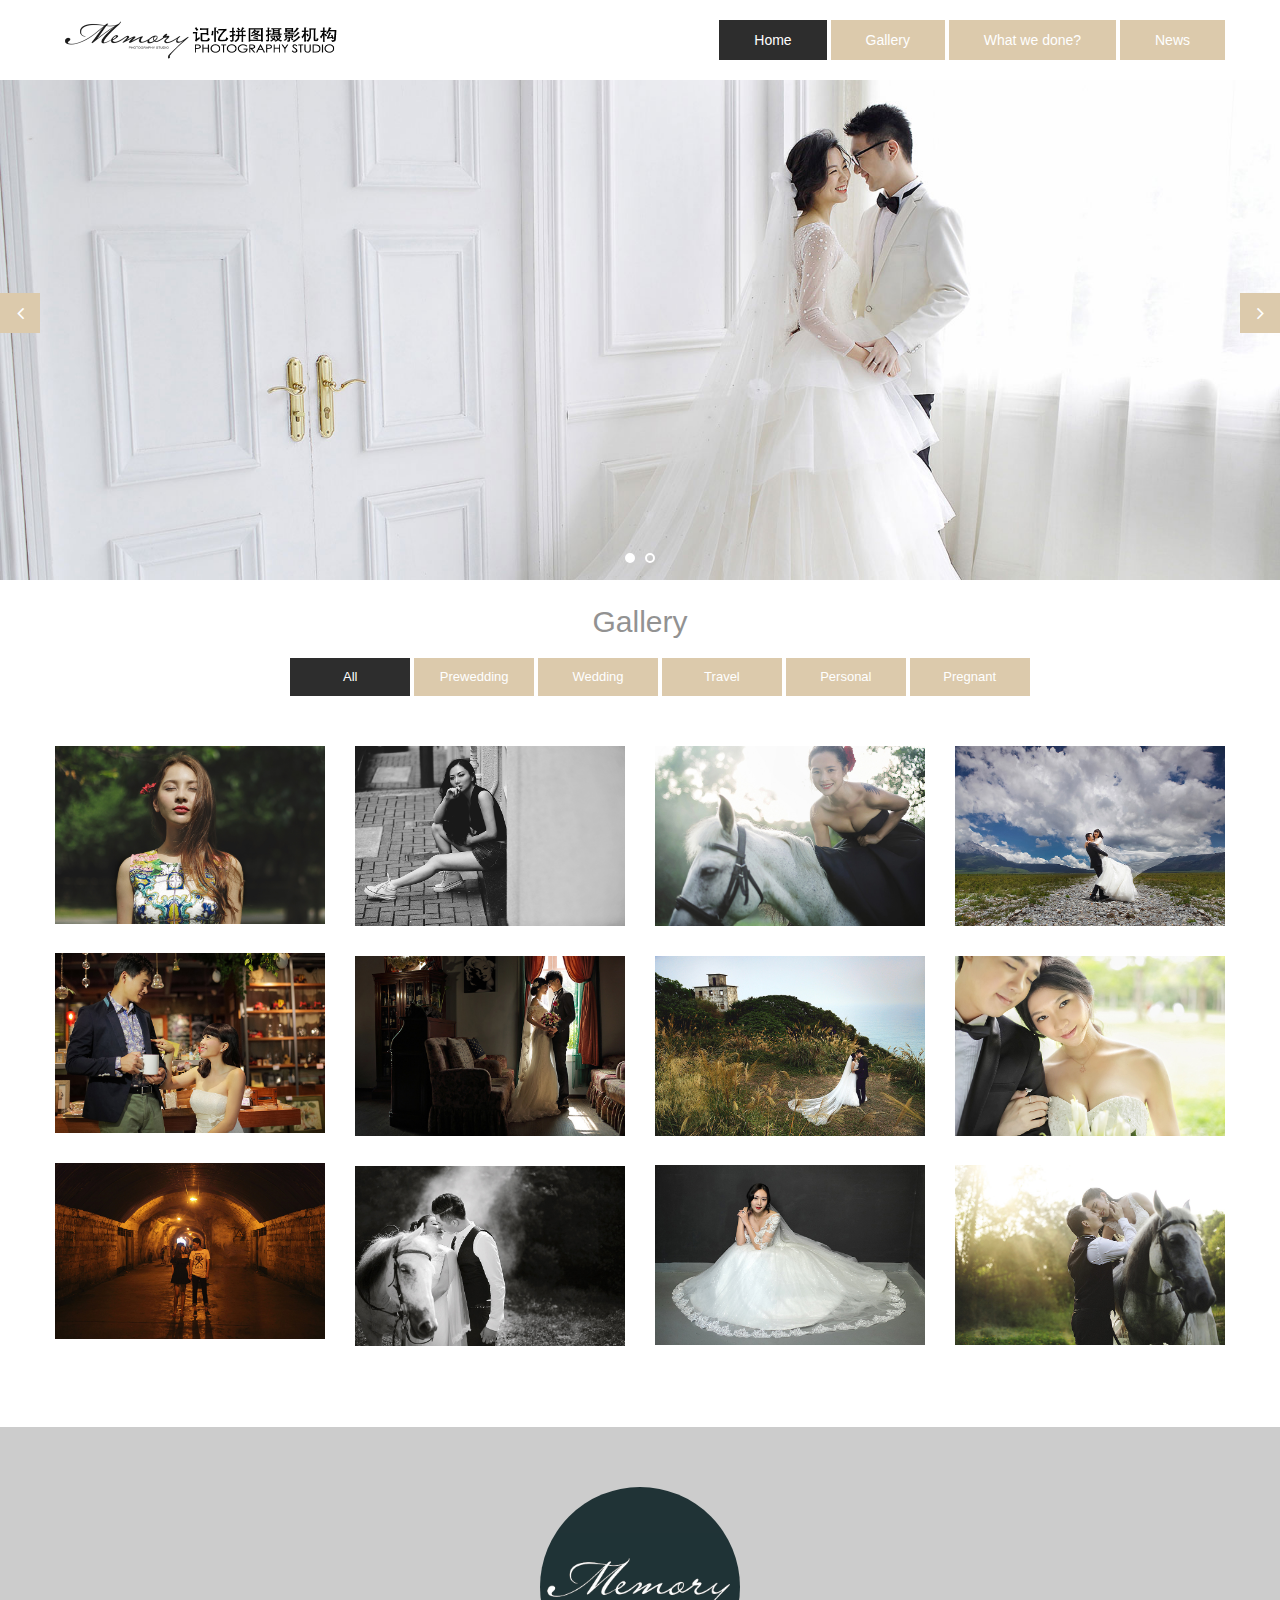
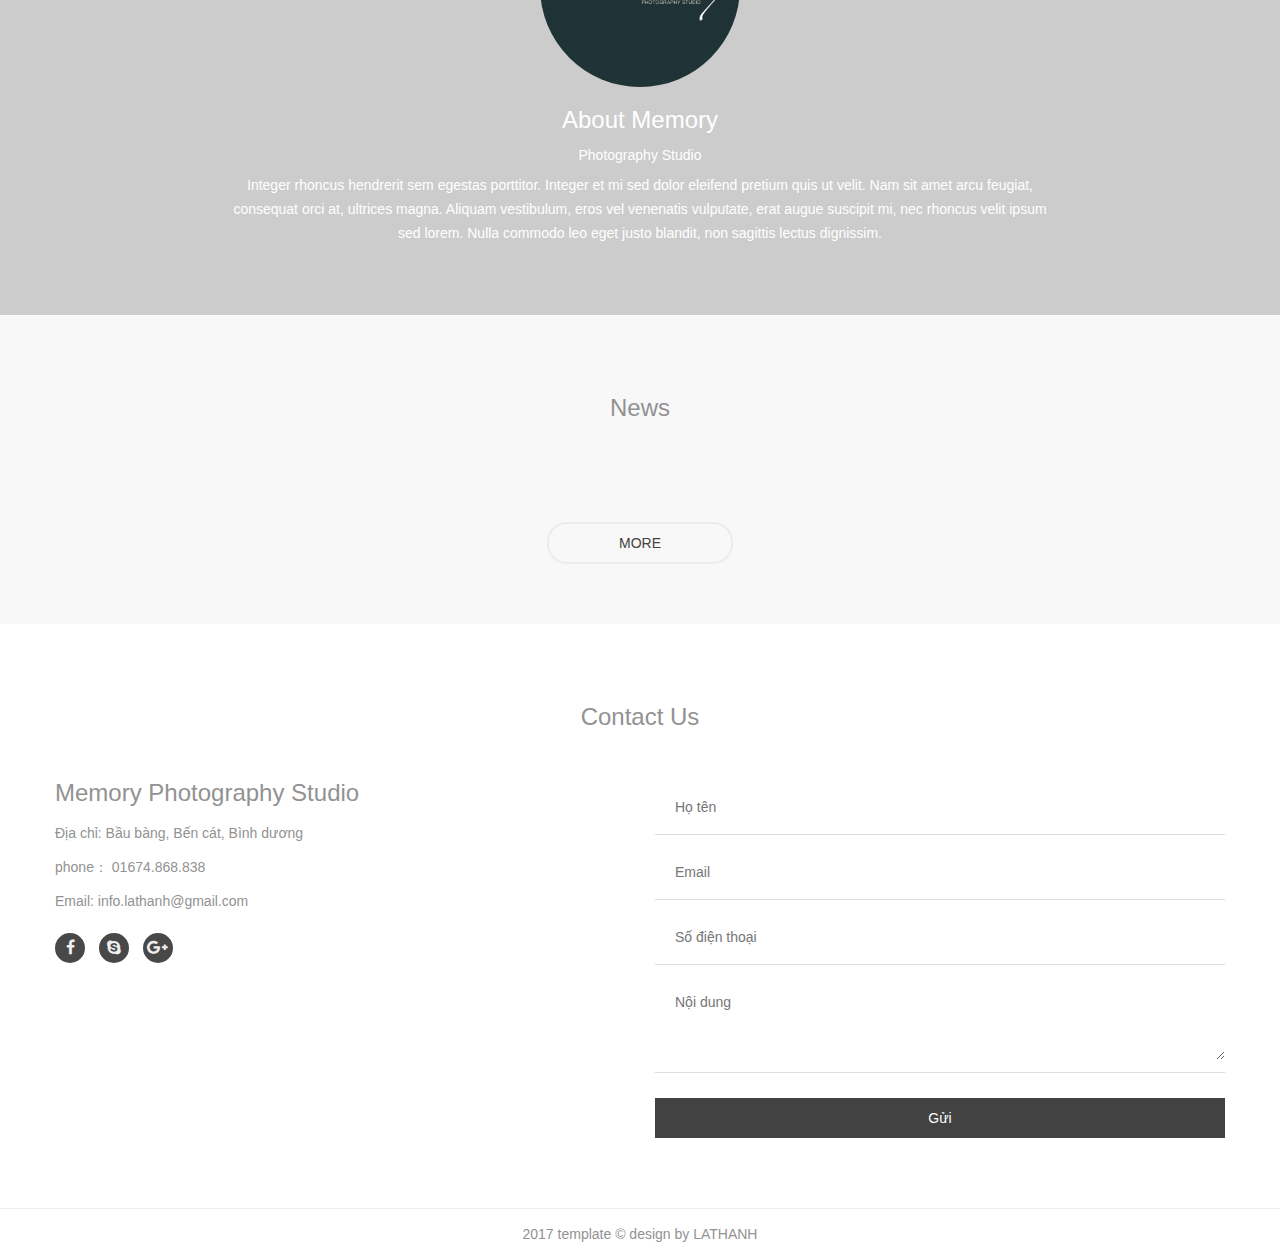
<file: index.html>
<!DOCTYPE html>
<!--[if IE 8 ]><html class="ie" xmlns="http://www.w3.org/1999/xhtml" xml:lang="en-US" lang="en-US"> <![endif]-->
<!--[if (gte IE 9)|!(IE)]><!--><html xmlns="http://www.w3.org/1999/xhtml" xml:lang="en-US" lang="en-US"><!--<![endif]-->
<head>
    <!-- Basic Page Needs -->
    <meta charset="utf-8">
    <!--[if IE]><meta http-equiv='X-UA-Compatible' content='IE=edge,chrome=1'><![endif]-->
    <title>Demo </title>
    <meta name="description" content="">
    <meta name="keywords" content="">
    <meta name="author" content="">

    <!-- Mobile Specific Metas -->
    <meta name="viewport" content="width=device-width, initial-scale=1, maximum-scale=1">

    <!-- Theme Style -->
    <link rel="stylesheet" type="text/css" href="style.css">

    <!-- Favicon and touch icons  -->
    

    <!-- HTML5 shim and Respond.js for IE8 support of HTML5 elements and media queries -->
    <!--[if lt IE 9]>
      <script src="https://oss.maxcdn.com/html5shiv/3.7.2/html5shiv.min.js"></script>
      <script src="https://oss.maxcdn.com/respond/1.4.2/respond.min.js"></script>
    <![endif]-->
</head>
<body class="home">
    <div id="wrapper">
        <!-- Top -->
        <div id="top-bar">
            <div id="top-bar-inner" class="container">
                
            </div>
        </div> <!-- #top-bar -->

        <header id="header">
            <div id="header-inner" class="container">
                
                <div class="header-inner-wrap clearfix">
                    <div id="logo" class="text-center">
                        <a href="index.html">
                            <img src="assets/images/logo.png" width="285" height="40">
                        </a>
                    </div>

                    <div class="btn-menu"><span></span></div>
                    
                    <nav id="main-menu">
                        <ul>
                            <li class="active"><a href="index.html">Home</a></li>
                            <li><a href="gallery.html">Gallery</a></li>
                            <li><a href="#">What we done?</a></li>
                            <li><a href="single.html">News</a></li>
                        </ul>
                    </nav>
                </div>
              
            </div> <!-- #header-inner -->
        </header> <!-- #header -->

        <div id="slider">
            <div class="flexslider">
                <ul class="slides">
                    <li>
                        <img src="assets/images/slider/sl1.jpg" alt="image">
                    </li>
                    <li>
                        <img src="assets/images/slider/sl2.jpg" alt="image">
                    </li>                    
                </ul>
            </div>  
        </div> <!-- #slider -->

        <main id="main-content">
            <div id="content-wrap">
                <div id="site-content">
                    <div class="container">
                        <h2 class="title text-center margin-bottom-15">Gallery</h2>

                        <div class="projects">
                            <ul class="project-filter">
                                <li class="active"><a data-filter="*" href="#">All</a></li>
                                <li><a data-filter=".Prewedding" href="#">Prewedding</a></li>
                                <li><a data-filter=".Wedding" href="#">Wedding</a></li>
                                <li><a data-filter=".Travel" href="#">Travel</a></li>
                                <li><a data-filter=".Personal" href="#">Personal</a></li>
                                <li><a data-filter=".Pregnant" href="#">Pregnant</a></li>
                            </ul>

                            <div class="project-wraps">
                                <div class="project-wrap">
                                    <div class="project-item Prewedding">
                                        <div class="item-wrap">
                                            <div class="project-thumb">
                                                <a href="post.html"><img src="assets/images/projects/1.jpg" alt="image"></a>
                                            </div>
                                        </div><!-- /.item-wrap -->
                                    </div>

                                    <div class="project-item Prewedding Wedding Pregnant">
                                        <div class="item-wrap">
                                            <div class="project-thumb">
                                                <a href="post.html"><img src="assets/images/projects/2.jpg" alt="image"></a>
                                            </div>
                                        </div><!-- /.item-wrap -->
                                    </div>

                                    <div class="project-item Wedding Personal">
                                        <div class="item-wrap">
                                            <div class="project-thumb">
                                                <a href="post.html"><img src="assets/images/projects/3.jpg" alt="image"></a>
                                            </div>
                                        </div><!-- /.item-wrap -->
                                    </div>

                                    <div class="project-item Wedding Pregnant Travel">
                                        <div class="item-wrap">
                                            <div class="project-thumb">
                                                <a href="post.html"><img src="assets/images/projects/4.jpg" alt="image"></a>
                                            </div>
                                        </div><!-- /.item-wrap -->
                                    </div>

                                    <div class="project-item Wedding Personal">
                                        <div class="item-wrap">
                                            <div class="project-thumb">
                                                <a href="post.html"><img src="assets/images/projects/5.jpg" alt="image"></a>
                                            </div>
                                        </div><!-- /.item-wrap -->
                                    </div>

                                    <div class="project-item Travel">
                                        <div class="item-wrap">
                                            <div class="project-thumb">
                                                <a href="post.html"><img src="assets/images/projects/6.jpg" alt="image"></a>
                                            </div>
                                        </div><!-- /.item-wrap -->
                                    </div>

                                    <div class="project-item Wedding Pregnant">
                                        <div class="item-wrap">
                                            <div class="project-thumb">
                                                <a href="post.html"><img src="assets/images/projects/7.jpg" alt="image"></a>
                                            </div>
                                        </div><!-- /.item-wrap -->
                                    </div>

                                    <div class="project-item Pregnant Personal">
                                        <div class="item-wrap">
                                            <div class="project-thumb">
                                                <a href="post.html"><img src="assets/images/projects/8.jpg" alt="image"></a>
                                            </div>
                                        </div><!-- /.item-wrap -->
                                    </div>

                                    <div class="project-item Travel">
                                        <div class="item-wrap">
                                            <div class="project-thumb">
                                                <a href="post.html"><img src="assets/images/projects/9.jpg" alt="image"></a>
                                            </div>
                                        </div><!-- /.item-wrap -->
                                    </div>

                                    <div class="project-item Travel">
                                        <div class="item-wrap">
                                            <div class="project-thumb">
                                                <a href="post.html"><img src="assets/images/projects/10.jpg" alt="image"></a>
                                            </div>
                                        </div><!-- /.item-wrap -->
                                    </div>

                                    <div class="project-item Travel">
                                        <div class="item-wrap">
                                            <div class="project-thumb">
                                                <a href="post.html"><img src="assets/images/projects/11.jpg" alt="image"></a>
                                            </div>
                                        </div><!-- /.item-wrap -->
                                    </div>

                                    <div class="project-item Travel">
                                        <div class="item-wrap">
                                            <div class="project-thumb">
                                                <a href="post.html"><img src="assets/images/projects/12.jpg" alt="image"></a>
                                            </div>
                                        </div><!-- /.item-wrap -->
                                    </div>

                                </div>
                            </div>
                        </div> <!-- .projects -->
                    </div> <!-- .container -->

                    <div class="about-us">
                        <div class="about-inner container">
                            <div class="about-logo text-center">
                                <img src="assets/images/about.jpg">
                            </div>

                            <div class="about-text text-center">
                                <h3 class="title margin-bottom-15">About Memory</h3>
                                <h5 class="sub-title">Photography Studio</h5>

                                <p>Integer rhoncus hendrerit sem egestas porttitor. Integer et mi sed dolor eleifend pretium quis ut velit. Nam sit amet arcu feugiat, consequat orci at, ultrices magna. Aliquam vestibulum, eros vel venenatis vulputate, erat augue suscipit mi, nec rhoncus velit ipsum sed lorem. Nulla commodo leo eget justo blandit, non sagittis lectus dignissim.</p>                                
                            </div>
                        </div>
                    </div> <!-- .about-us -->

                    <div class="news">
                        <div class="news-inner container">
                            <h3 class="title text-center">News</h3>

                            <div class="read-more text-center">
                                <a href="#">More</a>
                            </div>
                        </div>
                    </div> <!-- .news -->

                    <div class="contact-us">
                        <div class="contact-us-inner container">
                            <h3 class="title text-center margin-bottom-50">Contact Us</h3>

                            <div class="row">
                                <div class="col-sx-12 col-sm-6 col-md-6">
                                    <div class="contact-text">
                                        <h3 class="title">Memory Photography Studio</h3>
                                        <div class="contact-info margin-bottom-20">
                                            <p>Địa chỉ: Bầu bàng, Bến cát, Bình dương</p>              
                                            <p>phone： 01674.868.838</p>
                                            <p>Email: info.lathanh@gmail.com</p>
                                        </div>

                                        <div class="contact-socials">
                                            <span class="icons">
                                                <a href="#"><i class="fa fa-facebook"></i></a>
                                                <a href="#"><i class="fa fa-skype"></i></a>
                                                <a href="#"><i class="fa fa-google-plus"></i></a>
                                            </span>
                                        </div>
                                    </div>
                                </div> <!-- .col-md-6 -->

                                <div class="col-sx-12 col-sm-6 col-md-6">
                                    <div class="contact-form">
                                        <form>
                                            <p><input type="text" class="inputtxt" name="name" placeholder="Họ tên" autocomplete="off"></p>
                                            <p><input type="text" class="inputtxt" name="email" placeholder="Email" autocomplete="off"></p>
                                            <p><input type="text" class="inputtxt" name="tel" placeholder="Số điện thoại" autocomplete="off"></p>
                                            <p><textarea class="inputtxt" name="content" placeholder="Nội dung" autocomplete="off"></textarea></p>
                                            <p><input class="inputsub" type="submit" value="Gửi"></p>
                                        </form>
                                    </div>
                                </div> <!-- .col-md-6 -->
                            </div>
                        </div>
                    </div> <!-- .contact-us -->

                </div> <!-- #site-content -->
            </div>
        </main> <!-- #main-content -->

        <footer id="footer">
            <div id="footer-inner">
                <div class="coppyright text-center">
                    2017 template &copy; design by LATHANH
                </div>
            </div>
        </footer>

        <span class="back-top fa fa-angle-up"></span>

    </div> <!-- #wrapper -->

    <!-- javascript -->
    <script type="text/javascript" src="assets/js/jquery.min.js"></script>
    <script type="text/javascript" src="assets/js/bootstrap.min.js"></script>
    <script type="text/javascript" src="assets/js/jquery.easing.1.3.js"></script>
    <script type="text/javascript" src="assets/js/jquery.flexslider-min.js"></script>
    <script type="text/javascript" src="assets/js/imagesLoaded.min.js"></script>
    <script type="text/javascript" src="assets/js/jquery.isotope.min.js"></script>

    <script type="text/javascript" src="assets/js/main.js"></script>
</body>
</html>
</file>
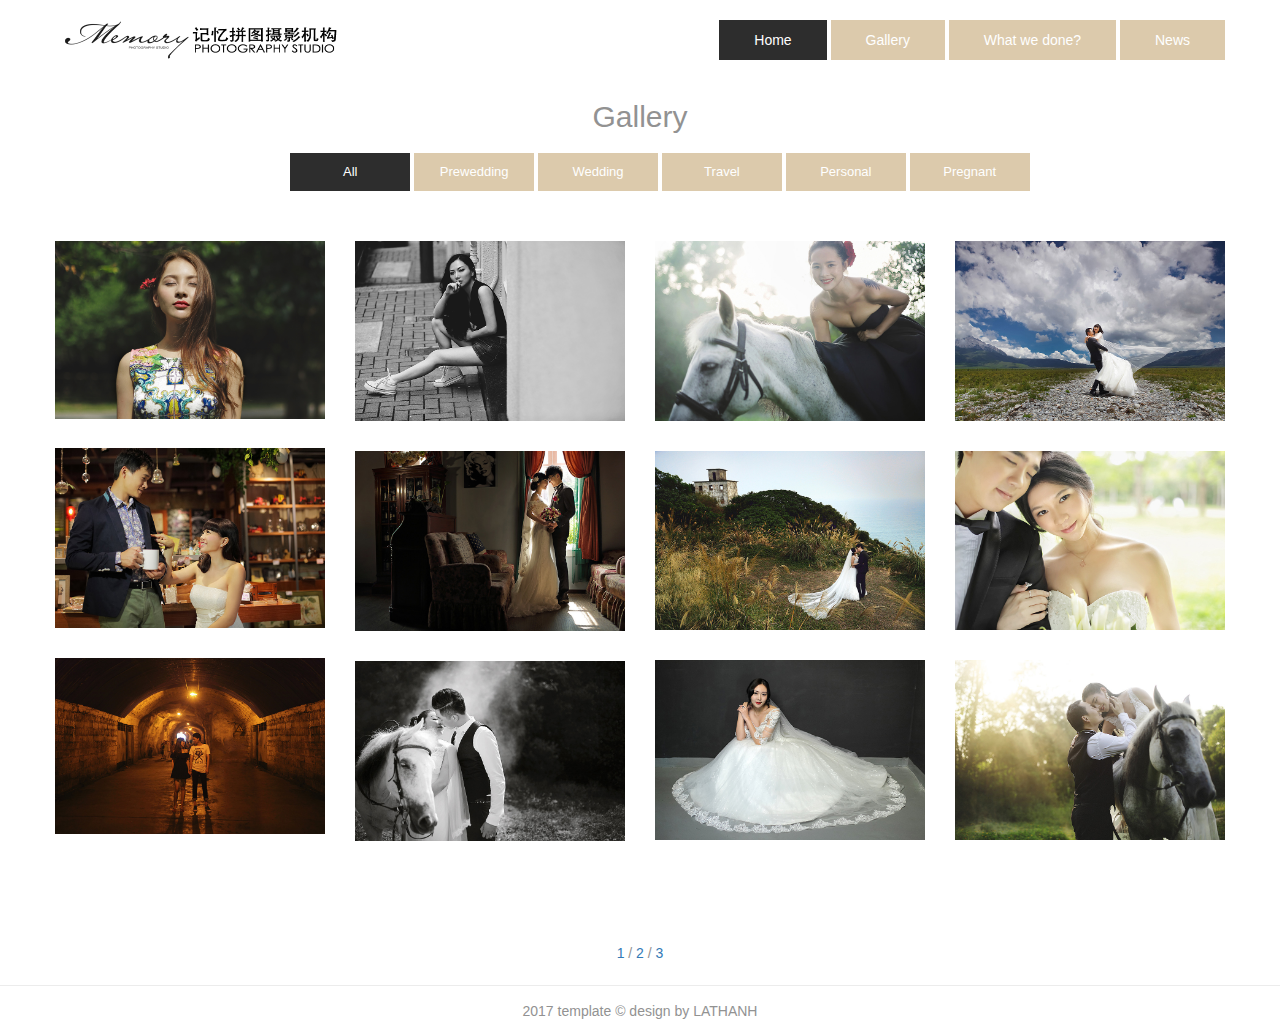
<file: gallery.html>
<!DOCTYPE html>
<!--[if IE 8 ]><html class="ie" xmlns="http://www.w3.org/1999/xhtml" xml:lang="en-US" lang="en-US"> <![endif]-->
<!--[if (gte IE 9)|!(IE)]><!--><html xmlns="http://www.w3.org/1999/xhtml" xml:lang="en-US" lang="en-US"><!--<![endif]-->
<head>
    <!-- Basic Page Needs -->
    <meta charset="utf-8">
    <!--[if IE]><meta http-equiv='X-UA-Compatible' content='IE=edge,chrome=1'><![endif]-->
    <title>Demo </title>
    <meta name="description" content="">
    <meta name="keywords" content="">
    <meta name="author" content="">

    <!-- Mobile Specific Metas -->
    <meta name="viewport" content="width=device-width, initial-scale=1, maximum-scale=1">

    <!-- Theme Style -->
    <link rel="stylesheet" type="text/css" href="style.css">

    <!-- Favicon and touch icons  -->
    

    <!-- HTML5 shim and Respond.js for IE8 support of HTML5 elements and media queries -->
    <!--[if lt IE 9]>
      <script src="https://oss.maxcdn.com/html5shiv/3.7.2/html5shiv.min.js"></script>
      <script src="https://oss.maxcdn.com/respond/1.4.2/respond.min.js"></script>
    <![endif]-->
</head>
<body class="home">
    <div id="wrapper">
        <!-- Top -->
        <div id="top-bar">
            <div id="top-bar-inner" class="container">
                
            </div>
        </div> <!-- #top-bar -->

        <header id="header">
            <div id="header-inner" class="container">
                
                <div class="header-inner-wrap clearfix">
                    <div id="logo" class="text-center">
                        <a href="index.html">
                            <img src="assets/images/logo.png" width="285" height="40">
                        </a>
                    </div>
                    
                    <div class="btn-menu"><span></span></div>

                    <nav id="main-menu">
                        <ul>
                            <li class="active"><a href="index.html">Home</a></li>
                            <li><a href="gallery.html">Gallery</a></li>
                            <li><a href="#">What we done?</a></li>
                            <li><a href="single.html">News</a></li>
                        </ul>
                    </nav>
                </div>
              
            </div> <!-- #header-inner -->
        </header> <!-- #header -->

        <main id="main-content">
            <div id="content-wrap">
                <div id="site-content">
                    <div class="container">
                        <h2 class="title text-center margin-bottom-15">Gallery</h2>

                        <div class="projects">
                            <ul class="project-filter">
                                <li class="active"><a data-filter="*" href="#">All</a></li>
                                <li><a data-filter=".Prewedding" href="#">Prewedding</a></li>
                                <li><a data-filter=".Wedding" href="#">Wedding</a></li>
                                <li><a data-filter=".Travel" href="#">Travel</a></li>
                                <li><a data-filter=".Personal" href="#">Personal</a></li>
                                <li><a data-filter=".Pregnant" href="#">Pregnant</a></li>
                            </ul>

                            <div class="project-wraps">
                                <div class="project-wrap">
                                    <div class="project-item Prewedding">
                                        <div class="item-wrap">
                                            <div class="project-thumb">
                                                <a href="post.html"><img src="assets/images/projects/1.jpg" alt="image"></a>
                                            </div>
                                        </div><!-- /.item-wrap -->
                                    </div>

                                    <div class="project-item Prewedding Wedding Pregnant">
                                        <div class="item-wrap">
                                            <div class="project-thumb">
                                                <a href="post.html"><img src="assets/images/projects/2.jpg" alt="image"></a>
                                            </div>
                                        </div><!-- /.item-wrap -->
                                    </div>

                                    <div class="project-item Wedding Personal">
                                        <div class="item-wrap">
                                            <div class="project-thumb">
                                                <a href="post.html"><img src="assets/images/projects/3.jpg" alt="image"></a>
                                            </div>
                                        </div><!-- /.item-wrap -->
                                    </div>

                                    <div class="project-item Wedding Pregnant Travel">
                                        <div class="item-wrap">
                                            <div class="project-thumb">
                                                <a href="post.html"><img src="assets/images/projects/4.jpg" alt="image"></a>
                                            </div>
                                        </div><!-- /.item-wrap -->
                                    </div>

                                    <div class="project-item Wedding Personal">
                                        <div class="item-wrap">
                                            <div class="project-thumb">
                                                <a href="post.html"><img src="assets/images/projects/5.jpg" alt="image"></a>
                                            </div>
                                        </div><!-- /.item-wrap -->
                                    </div>

                                    <div class="project-item Travel">
                                        <div class="item-wrap">
                                            <div class="project-thumb">
                                                <a href="post.html"><img src="assets/images/projects/6.jpg" alt="image"></a>
                                            </div>
                                        </div><!-- /.item-wrap -->
                                    </div>

                                    <div class="project-item Wedding Pregnant">
                                        <div class="item-wrap">
                                            <div class="project-thumb">
                                                <a href="post.html"><img src="assets/images/projects/7.jpg" alt="image"></a>
                                            </div>
                                        </div><!-- /.item-wrap -->
                                    </div>

                                    <div class="project-item Pregnant Personal">
                                        <div class="item-wrap">
                                            <div class="project-thumb">
                                                <a href="post.html"><img src="assets/images/projects/8.jpg" alt="image"></a>
                                            </div>
                                        </div><!-- /.item-wrap -->
                                    </div>

                                    <div class="project-item Travel">
                                        <div class="item-wrap">
                                            <div class="project-thumb">
                                                <a href="post.html"><img src="assets/images/projects/9.jpg" alt="image"></a>
                                            </div>
                                        </div><!-- /.item-wrap -->
                                    </div>

                                    <div class="project-item Travel">
                                        <div class="item-wrap">
                                            <div class="project-thumb">
                                                <a href="post.html"><img src="assets/images/projects/10.jpg" alt="image"></a>
                                            </div>
                                        </div><!-- /.item-wrap -->
                                    </div>

                                    <div class="project-item Travel">
                                        <div class="item-wrap">
                                            <div class="project-thumb">
                                                <a href="post.html"><img src="assets/images/projects/11.jpg" alt="image"></a>
                                            </div>
                                        </div><!-- /.item-wrap -->
                                    </div>

                                    <div class="project-item Travel">
                                        <div class="item-wrap">
                                            <div class="project-thumb">
                                                <a href="post.html"><img src="assets/images/projects/12.jpg" alt="image"></a>
                                            </div>
                                        </div><!-- /.item-wrap -->
                                    </div>

                                </div>
                            </div>
                        </div> <!-- .projects -->

                        <div class="pagination text-center">
                            <a href="#">1</a> <span>/</span>
                            <a href="#">2</a> <span>/</span>
                            <a href="#">3</a> 
                        </div>

                    </div> <!-- .container -->                    

                </div> <!-- #site-content -->
            </div>
        </main> <!-- #main-content -->

        <footer id="footer">
            <div id="footer-inner">
                <div class="coppyright text-center">
                    2017 template &copy; design by LATHANH
                </div>
            </div>
        </footer>
        <span class="back-top fa fa-angle-up"></span>
        </div> <!-- #wrapper -->

    <!-- javascript -->
    <script type="text/javascript" src="assets/js/jquery.min.js"></script>
    <script type="text/javascript" src="assets/js/bootstrap.min.js"></script>
    <script type="text/javascript" src="assets/js/jquery.easing.1.3.js"></script>
    <script type="text/javascript" src="assets/js/jquery.flexslider-min.js"></script>
    <script type="text/javascript" src="assets/js/imagesLoaded.min.js"></script>
    <script type="text/javascript" src="assets/js/jquery.isotope.min.js"></script>

    <script type="text/javascript" src="assets/js/main.js"></script>
</body>
</html>
</file>
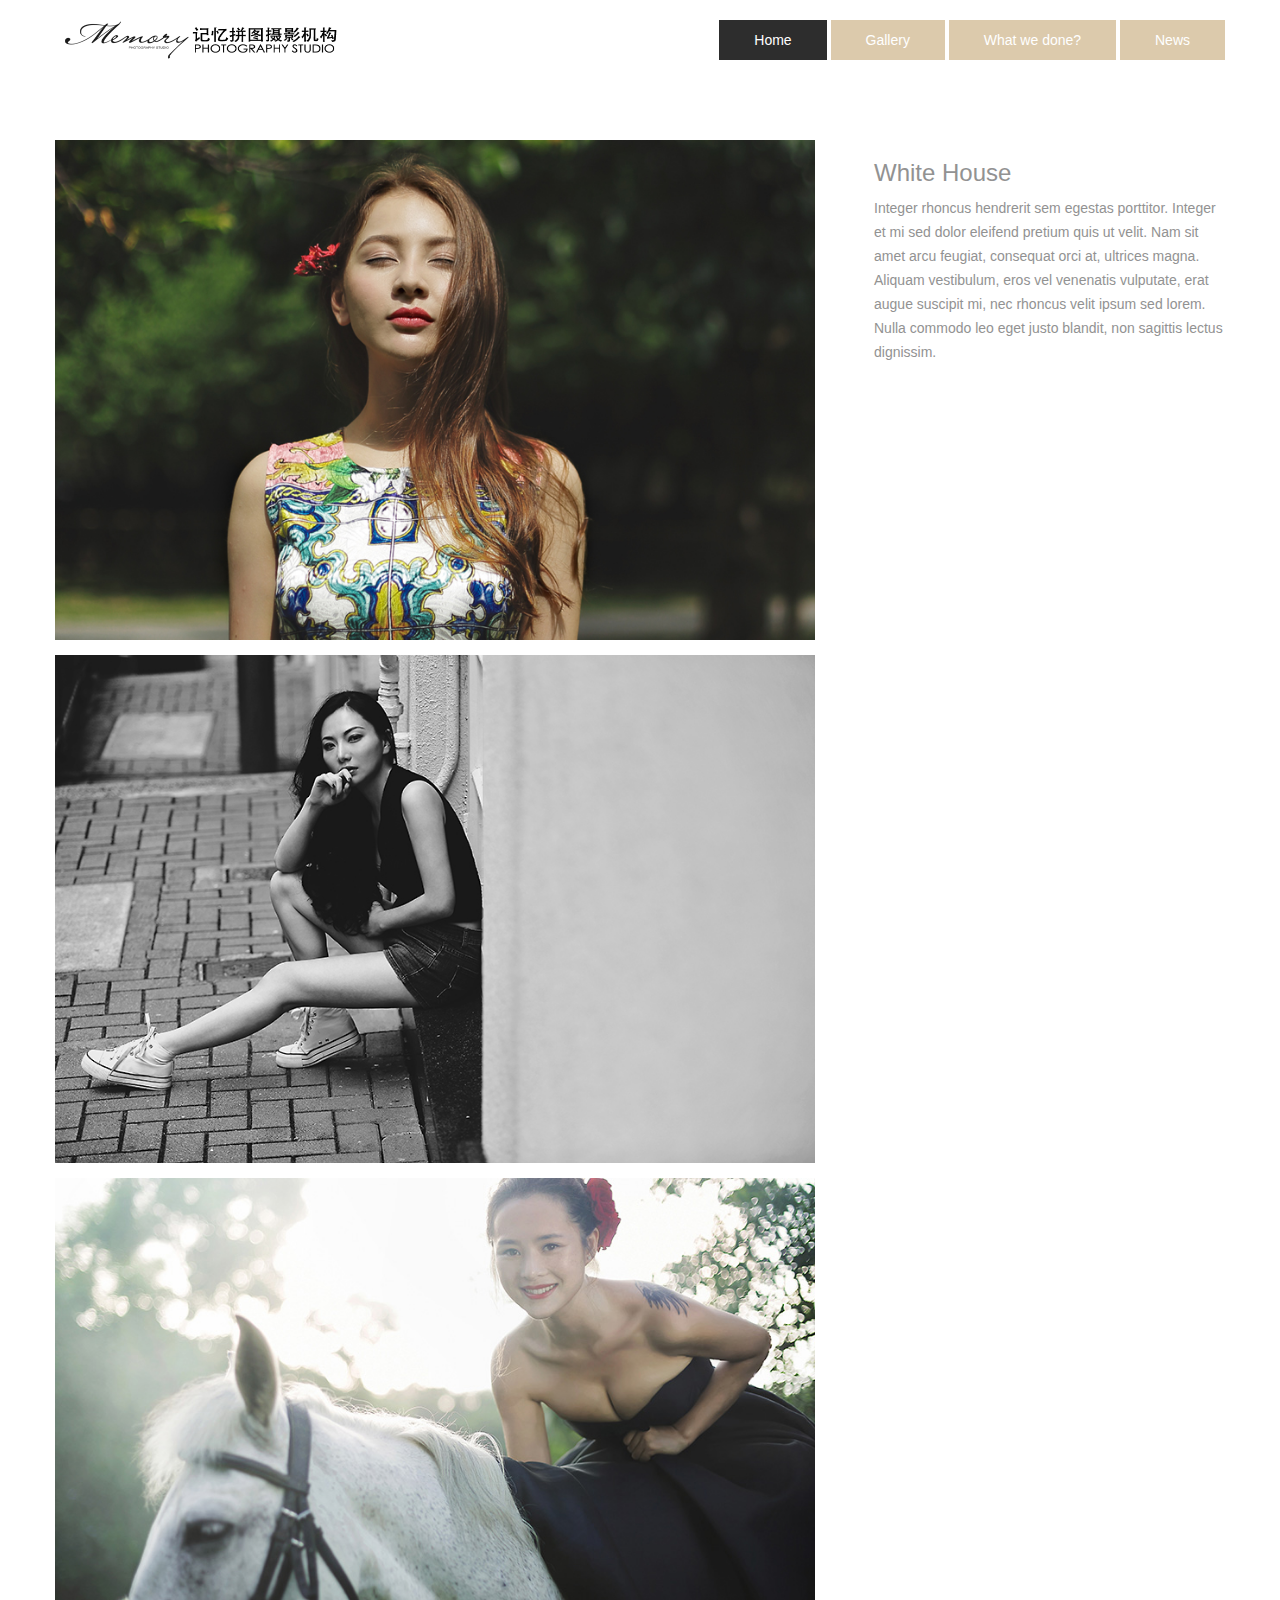
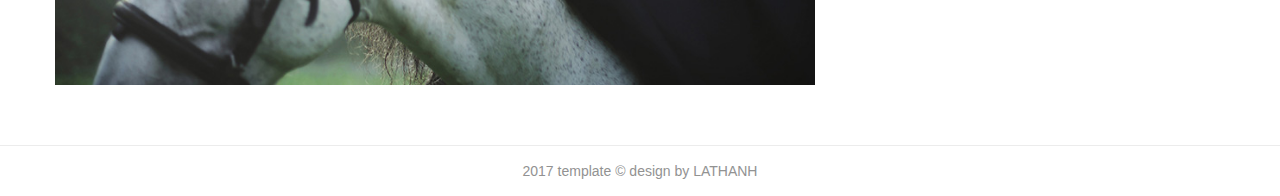
<file: post.html>
<!DOCTYPE html>
<!--[if IE 8 ]><html class="ie" xmlns="http://www.w3.org/1999/xhtml" xml:lang="en-US" lang="en-US"> <![endif]-->
<!--[if (gte IE 9)|!(IE)]><!--><html xmlns="http://www.w3.org/1999/xhtml" xml:lang="en-US" lang="en-US"><!--<![endif]-->
<head>
    <!-- Basic Page Needs -->
    <meta charset="utf-8">
    <!--[if IE]><meta http-equiv='X-UA-Compatible' content='IE=edge,chrome=1'><![endif]-->
    <title>Demo </title>
    <meta name="description" content="">
    <meta name="keywords" content="">
    <meta name="author" content="">

    <!-- Mobile Specific Metas -->
    <meta name="viewport" content="width=device-width, initial-scale=1, maximum-scale=1">

    <!-- Theme Style -->
    <link rel="stylesheet" type="text/css" href="style.css">

    <!-- Favicon and touch icons  -->
    

    <!-- HTML5 shim and Respond.js for IE8 support of HTML5 elements and media queries -->
    <!--[if lt IE 9]>
      <script src="https://oss.maxcdn.com/html5shiv/3.7.2/html5shiv.min.js"></script>
      <script src="https://oss.maxcdn.com/respond/1.4.2/respond.min.js"></script>
    <![endif]-->
</head>
<body class="post">
    <div id="wrapper">
        <!-- Top -->
        <div id="top-bar">
            <div id="top-bar-inner" class="container">
                
            </div>
        </div> <!-- #top-bar -->

        <header id="header">
            <div id="header-inner" class="container">
                
                <div class="header-inner-wrap clearfix">
                    <div id="logo" class="text-center">
                        <a href="index.html">
                            <img src="assets/images/logo.png" width="285" height="40">
                        </a>
                    </div>
                    
                    <div class="btn-menu"><span></span></div>
                    
                    <nav id="main-menu">
                        <ul>
                            <li class="active"><a href="index.html">Home</a></li>
                            <li><a href="gallery.html">Gallery</a></li>
                            <li><a href="#">What we done?</a></li>
                            <li><a href="single.html">News</a></li>
                        </ul>
                    </nav>
                </div>
              
            </div> <!-- #header-inner -->
        </header> <!-- #header -->

        <main id="main-content">
            <div id="content-wrap" class="clearfix">
                <div class="container">
                    <div id="site-content">                   
                        <div class="post">
                            <div class="media">
                                <img src="assets/images/projects/1.jpg">
                            </div>

                            <div class="media">
                                <img src="assets/images/projects/2.jpg">
                            </div>

                            <div class="media">
                                <img src="assets/images/projects/3.jpg">
                            </div>
                        </div>
                    </div>  <!-- #site-content -->   

                    <div id="sidebar">
                        <h3 class="sidebar-title">White House</h3>
                        <div class="text">
                            <p>Integer rhoncus hendrerit sem egestas porttitor. Integer et mi sed dolor eleifend pretium quis ut velit. Nam sit amet arcu feugiat, consequat orci at, ultrices magna. Aliquam vestibulum, eros vel venenatis vulputate, erat augue suscipit mi, nec rhoncus velit ipsum sed lorem. Nulla commodo leo eget justo blandit, non sagittis lectus dignissim.</p>
                        </div>
                    </div>  <!-- #sidebar -->             

                </div>  <!-- .container --> 

            </div>
        </main> <!-- #main-content -->

        <footer id="footer">
            <div id="footer-inner">
                <div class="coppyright text-center">
                    2017 template &copy; design by LATHANH
                </div>
            </div>
        </footer>
        <span class="back-top fa fa-angle-up"></span>
        </div> <!-- #wrapper -->

    <!-- javascript -->
    <script type="text/javascript" src="assets/js/jquery.min.js"></script>
    <script type="text/javascript" src="assets/js/bootstrap.min.js"></script>
    <script type="text/javascript" src="assets/js/jquery.easing.1.3.js"></script>
    <script type="text/javascript" src="assets/js/jquery.flexslider-min.js"></script>
    <script type="text/javascript" src="assets/js/imagesLoaded.min.js"></script>
    <script type="text/javascript" src="assets/js/jquery.isotope.min.js"></script>

    <script type="text/javascript" src="assets/js/main.js"></script>
</body>
</html>
</file>
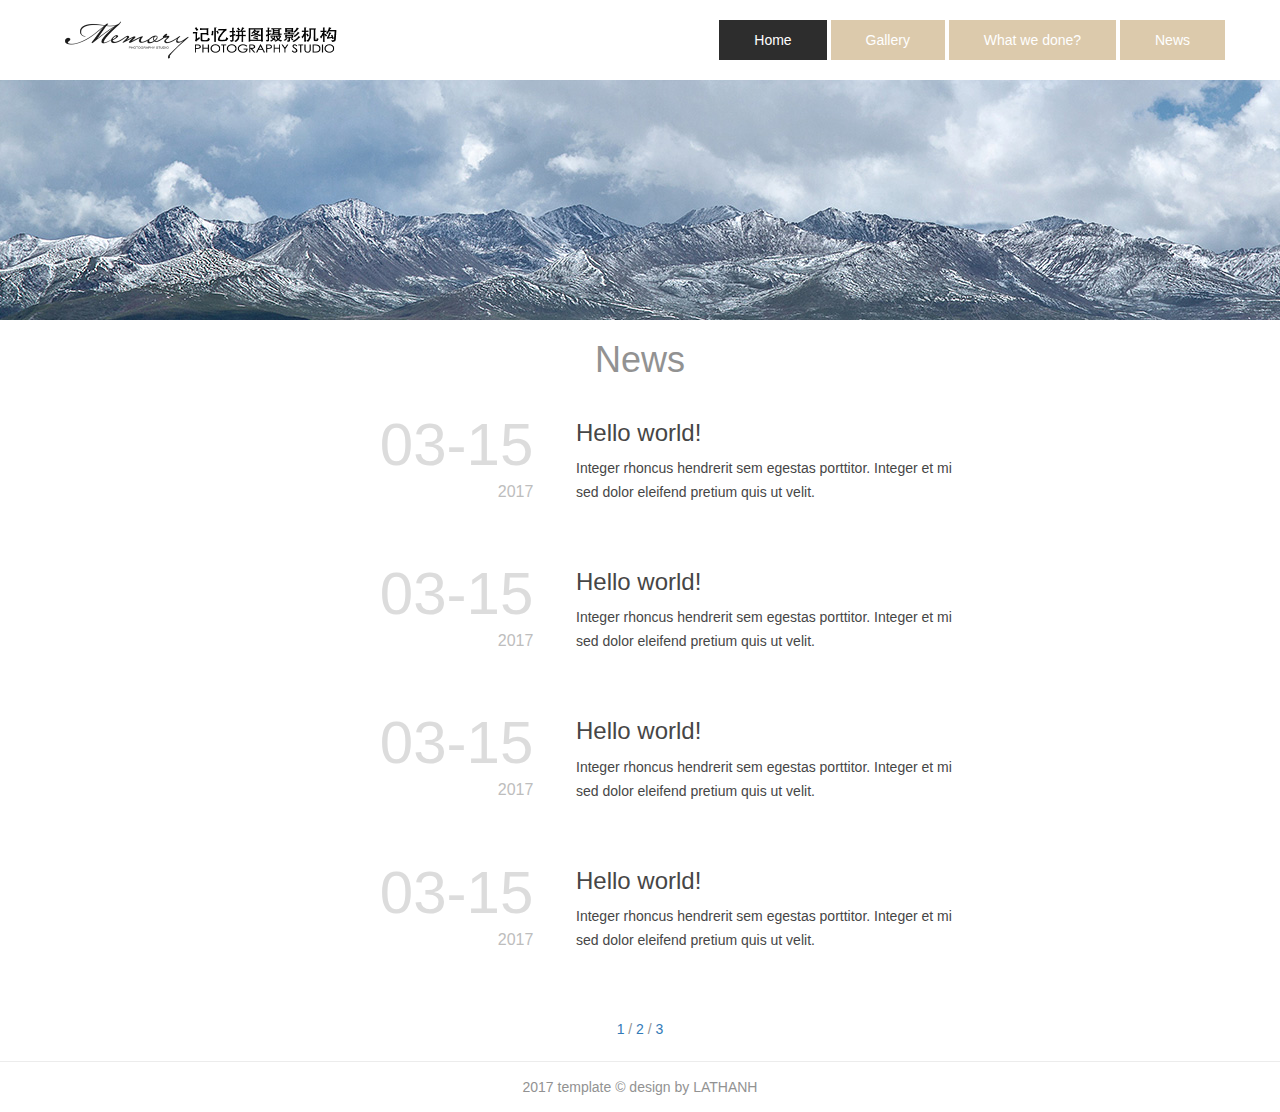
<file: single.html>
<!DOCTYPE html>
<!--[if IE 8 ]><html class="ie" xmlns="http://www.w3.org/1999/xhtml" xml:lang="en-US" lang="en-US"> <![endif]-->
<!--[if (gte IE 9)|!(IE)]><!--><html xmlns="http://www.w3.org/1999/xhtml" xml:lang="en-US" lang="en-US"><!--<![endif]-->
<head>
    <!-- Basic Page Needs -->
    <meta charset="utf-8">
    <!--[if IE]><meta http-equiv='X-UA-Compatible' content='IE=edge,chrome=1'><![endif]-->
    <title>Demo </title>
    <meta name="description" content="">
    <meta name="keywords" content="">
    <meta name="author" content="">

    <!-- Mobile Specific Metas -->
    <meta name="viewport" content="width=device-width, initial-scale=1, maximum-scale=1">

    <!-- Theme Style -->
    <link rel="stylesheet" type="text/css" href="style.css">

    <!-- Favicon and touch icons  -->
    

    <!-- HTML5 shim and Respond.js for IE8 support of HTML5 elements and media queries -->
    <!--[if lt IE 9]>
      <script src="https://oss.maxcdn.com/html5shiv/3.7.2/html5shiv.min.js"></script>
      <script src="https://oss.maxcdn.com/respond/1.4.2/respond.min.js"></script>
    <![endif]-->
</head>
<body class="home">
    <div id="wrapper">
        <!-- Top -->
        <div id="top-bar">
            <div id="top-bar-inner" class="container">
                
            </div>
        </div> <!-- #top-bar -->

        <header id="header">
            <div id="header-inner" class="container">
                
                <div class="header-inner-wrap clearfix">
                    <div id="logo" class="text-center">
                        <a href="index.html">
                            <img src="assets/images/logo.png" width="285" height="40">
                        </a>
                    </div>

                    <div class="btn-menu"><span></span></div>
                    
                    <nav id="main-menu">
                        <ul>
                            <li class="active"><a href="index.html">Home</a></li>
                            <li><a href="gallery.html">Gallery</a></li>
                            <li><a href="#">What we done?</a></li>
                            <li><a href="single.html">News</a></li>
                        </ul>
                    </nav>
                </div>
              
            </div> <!-- #header-inner -->
        </header> <!-- #header -->

        <div id="banner" class="parallax">
            <div id="banner-inner" class="container">
                
            </div>  
        </div> <!-- #slider -->

        <main id="main-content">
            <div id="content-wrap">
                <div id="site-content">
                    <div class="container">
                        <h1 class="title text-center margin-bottom-20">News</h1>
                    </div>

                    <div class="news-list">
                        <div class="news-list-inner text-center">
                            <div class="news-content margin-bottom-15">
                                <div class="news-content-inner clearfix">
                                    <a href="#" target="_blank">
                                        <div class="newsdate pull-left">
                                            <p class="md">03-15</p>
                                            <p class="year">2017</p>
                                        </div>

                                        <div class="newsbody pull-right">
                                            <h3>Hello world!</h3>
                                            <p>Integer rhoncus hendrerit sem egestas porttitor. Integer et mi sed dolor eleifend pretium quis ut velit.</p>
                                        </div>
                                    </a>
                                    <i class="fa fa-angle-right pull-right"></i>
                                </div>
                            </div>

                            <div class="news-content margin-bottom-15">
                                <div class="news-content-inner clearfix">
                                    <a href="#" target="_blank">
                                        <div class="newsdate pull-left">
                                            <p class="md">03-15</p>
                                            <p class="year">2017</p>
                                        </div>

                                        <div class="newsbody pull-right">
                                            <h3>Hello world!</h3>
                                            <p>Integer rhoncus hendrerit sem egestas porttitor. Integer et mi sed dolor eleifend pretium quis ut velit.</p>
                                        </div>
                                    </a>
                                    <i class="fa fa-angle-right pull-right"></i>
                                </div>
                            </div>

                            <div class="news-content margin-bottom-15">
                                <div class="news-content-inner clearfix">
                                    <a href="#" target="_blank">
                                        <div class="newsdate pull-left">
                                            <p class="md">03-15</p>
                                            <p class="year">2017</p>
                                        </div>

                                        <div class="newsbody pull-right">
                                            <h3>Hello world!</h3>
                                            <p>Integer rhoncus hendrerit sem egestas porttitor. Integer et mi sed dolor eleifend pretium quis ut velit.</p>
                                        </div>
                                    </a>
                                    <i class="fa fa-angle-right pull-right"></i>
                                </div>
                            </div>

                            <div class="news-content margin-bottom-15">
                                <div class="news-content-inner clearfix">
                                    <a href="#" target="_blank">
                                        <div class="newsdate pull-left">
                                            <p class="md">03-15</p>
                                            <p class="year">2017</p>
                                        </div>

                                        <div class="newsbody pull-right">
                                            <h3>Hello world!</h3>
                                            <p>Integer rhoncus hendrerit sem egestas porttitor. Integer et mi sed dolor eleifend pretium quis ut velit.</p>
                                        </div>
                                    </a>
                                    <i class="fa fa-angle-right pull-right"></i>
                                </div>
                            </div>
                        </div>
                    </div> <!-- .news-list -->

                    <div class="container">
                        <div class="pagination text-center">
                            <a href="#">1</a> <span>/</span>
                            <a href="#">2</a> <span>/</span>
                            <a href="#">3</a> 
                        </div>
                    </div>
                </div> <!-- #site-content -->
            </div>
        </main> <!-- #main-content -->

        <footer id="footer">
            <div id="footer-inner">
                <div class="coppyright text-center">
                    2017 template &copy; design by LATHANH
                </div>
            </div>
        </footer>
        <span class="back-top fa fa-angle-up"></span>
        </div> <!-- #wrapper -->

    <!-- javascript -->
    <script type="text/javascript" src="assets/js/jquery.min.js"></script>
    <script type="text/javascript" src="assets/js/bootstrap.min.js"></script>
    <script type="text/javascript" src="assets/js/jquery.easing.1.3.js"></script>
    <script type="text/javascript" src="assets/js/jquery.flexslider-min.js"></script>
    <script type="text/javascript" src="assets/js/imagesLoaded.min.js"></script>
    <script type="text/javascript" src="assets/js/jquery.isotope.min.js"></script>
    <script type="text/javascript" src="assets/js/parallax.js"></script>

    <script type="text/javascript" src="assets/js/main.js"></script>
</body>
</html>
</file>
<file: style.css>
@import "assets/css/bootstrap.min.css";
@import "assets/css/font-awesome.css";
@import "assets/css/animate.css";
@import "assets/css/flexslider.css";

body {
	font-family: Arial, sans-serif;
	font-size: 14px;
	line-height: 24px;
	color: #929292;
	background-color: #fff;
}

/* Reset
-------------------------------------------------------------- */

.container {
	padding-right: 0;
	padding-left: 0;
}

img {
	max-width: 100%;
	vertical-align: top;
}


#wrapper {
	overflow-x: hidden;
}

.text-white {
	color: #fff;
}

.margin-bottom-15 {
	margin-bottom: 15px;
}

.margin-bottom-20 {
    margin-bottom: 20px;
}

.margin-bottom-25 {
    margin-bottom: 25px;
}

.margin-bottom-30 {
    margin-bottom: 30px;
}

.margin-bottom-35 {
    margin-bottom: 35px;
}

.margin-bottom-40 {
    margin-bottom: 40px;
}

.margin-bottom-45 {
    margin-bottom: 45px;
}

.margin-bottom-50 {
    margin-bottom: 50px;
}

.about-us .about-inner,
.news .news-inner,
.contact-us .contact-us-inner {
    padding: 60px 0;
}

/* Header
-------------------------------------------------------------- */
#header {
	background-color: #fff;
	position: relative;
}

#header-inner {
	padding: 20px 0;
}

#header .header-inner-wrap {
	position: relative;
}

/*logo*/
#logo {
	float: left;
}

/*btn-menu*/
.btn-menu {
    width: 26px;
    height: 16px;
    background: transparent;
    position: absolute;
    right: 0;
    top: 50%;
    transform: translateY(-50%);
    display: none;
}

.btn-menu:before,
.btn-menu span,
.btn-menu:after {
    content: "";
    position: absolute;
    width: 100%;
    height: 2px;
    background-color: #2d2d2d;
}

.btn-menu:before {
    top: 0;
}

.btn-menu span {
    top: 50%;
    margin-top: -1px;
}

.btn-menu:after {
    bottom: 0;
}

/*navigation*/
#main-menu {
	position: absolute;
	top: 50%;
	right: 0;
	transform: translateY(-50%);
}

#main-menu ul {
	padding: 0;
	margin: 0;
	list-style: none;
}


#main-menu ul li {
	position: relative;
}

#main-menu > ul > li {
	display: inline-block;
	background-color: #dccaac;
}

#main-menu > ul > li > a {
	padding: 0 35px;
	color: #fff;
	display: block;
	text-decoration: none;
	line-height: 40px;
}

#main-menu ul li:hover > a,
#main-menu > ul > li.active > a {
	background-color: #2d2d2d;
	color: #fff;
}

/*menu mobile*/
#main-menu-mobi {
    position: absolute;
    width: 100%;
    top: 100%;
    z-index: 100;
}


#main-menu-mobi ul {
    list-style: none;
    padding: 0;
    margin: 0;
    text-align: center
    ;
}

#main-menu-mobi > ul > li {
    margin-bottom: 2px;
    background-color: #dccaac;
}

#main-menu-mobi > ul > li > a {
    color: #fff;
    text-decoration: none;
    display: block;
    padding: 7px 15px;; 
}

#main-menu-mobi ul li:hover > a {
    background-color: #2d2d2d;
}


/* Slider
-------------------------------------------------------------- */
#slider .flex-direction-nav li a {
	transform: translateY(-50%);
	background-color: #dccaac;
}

#slider .flex-direction-nav li a:hover {
	background-color: #2d2d2d;
	color: #fff;
}

/* Main content
-------------------------------------------------------------- */

/*Projects*/
.projects .project-filter {
	margin: 20px 0 50px 0;
	text-align: center;
}

.projects .project-filter li  {
	display: inline-block;
	position: relative;
	text-align: center;
	width: 120px;
	padding: 0;
	_margin-left: -3px;
	background-color: #dccaac;
	-webkit-transition: background 0.3s;
	-moz-transition: background 0.3s;
	-ms-transition: background 0.3s;
	-o-transition: background 0.3s;
	transition: background 0.3s;
}

.projects .project-filter li a {
    color: #fff;
    display: block;
    font-size: 13px;
    font-weight: 500;
    outline: 0;
    padding: 7px 0;
    text-decoration: none;
}

.projects .project-filter li.active a,
.projects .project-filter li:hover a {
	color: #fff;
	background-color: #2d2d2d;
}

.projects {
	width: 100%;
	padding-bottom: 50px;
	margin: 0;
}

.projects .project-item {
	margin: 0 0 30px;
}

.project-wraps { 
	margin: 0 -15px; 
}

.project-item { 
	width: 25%; 
}

.item-wrap { 
	padding: 0 15px; 
}


/*about us*/
.about-us {
	background-color: #ccc;
}

.about-us .about-logo {
    width: 200px;
    margin: auto;
    border-radius: 50%;
    overflow: hidden;
}

.about-us .about-text {
    width: 70%;
    margin: auto;
    color: #fff;
}

/*news*/
.news {
	background-color: #f8f8f8;
}

.news .read-more {
	margin: 100px 0 0;
}

.news .read-more a {
    display: inline-block;
    padding: 7px 70px;
    border: 2px solid #ececec;
    border-radius: 20px;
    text-transform: uppercase;
    text-decoration: none;
    color: #424242;
}

.news .read-more a:hover {
    background-color: #2d2d2d;
    color: #fff;
    border-color: #2d2d2d;
}

/*contact*/

.contact-text h3 {
    margin: 0 0 15px;
}

.contact-socials .icons a {
    background: #484848;
    color: #efefef;
    width: 30px;
    height: 30px;
    line-height: 30px;
    display: inline-block;
    font-size: 16px;
    margin-right: 10px;
    text-align: center;
    border-radius: 15px;
    transition: all 0.2s ease-out 0s;
}

.contact-form form p {
	border-bottom: 1px solid #dddddd;
	padding-top: 5px;
}

.contact-form form p .inputtxt {
	border: none;
    margin-bottom: 5px;
    background: none;
    width: 100%;
    padding: 10px 20px;
    color: #3f3f3f;
}

.contact-form form p textarea {
	height: 80px;
}

.contact-form form p:last-of-type {
	border: none;	
}

.contact-form form p .inputsub {
    background-color: #424242;
    margin-top: 10px;
    padding: 8px 0;
    width: 100%;
    border: none;
    color: #fff;
}

.contact-form form input:focus,
.contact-form form textarea:focus {
	outline: none;
}



/* Footer
-------------------------------------------------------------- */
#footer {
    border-top: 1px solid #ececec;
}

#footer-inner {
    padding: 13px 0;
}

/* Single
-------------------------------------------------------------- */
#banner {
	background-image: url(assets/images/projects/bg-banner.jpg);
	background-repeat: no-repeat;
	background-position: top center;
	background-attachment: fixed;
}

#banner-inner {
    padding: 120px 0px;
}

/*news*/

.news-list .news-content-inner {
    width: 50%;
    margin: auto;
    padding: 20px 0;
    transition: all 0.6s cubic-bezier(0.215, 0.61, 0.355, 1) 0s;
    -webkit-transition: all 0.6s cubic-bezier(0.215, 0.61, 0.355, 1) 0s;
    -moz-transition: all 0.6s cubic-bezier(0.215, 0.61, 0.355, 1) 0s;
    position: relative;
}

.news-list .newsdate .md {
    color: #dcdcdc;
    font-size: 60px;
    line-height: 50px;
    text-align: right;
}

.news-list .newsdate .year {
    color: #bdbdbd;
    font-size: 16px;
    text-align: right;
}

.news-list .newsdate {
    width: 33.333%;
}

.news-list .newsbody {
    width: 60%;
    text-align: left;
    color: #464646;
}

.news-list .newsbody h3 {
    margin: 0 0 10px;
}

.news-list .news-content:hover ,
.news-list .news-content:hover a {
	background-color: #424242;
	color: #fff;
}

.news-list .news-content:hover .newsbody {
	color: #fff;
}

.news-list .news-content:hover .news-content-inner {
	transform: translateX(-90px);
}

.news-list .news-content i {
    position: absolute;
    top: 50%;
    right: 0;
    transform: translateY(-50%);
    font-size: 50px;
    opacity: 0;
    visibility: hidden;
}

.news-list .news-content:hover i {
	right: -150px;
	opacity: 1;
    visibility: visible;
}

/*pagination*/
.pagination {
    display: block;
}

/* Post
-------------------------------------------------------------- */
.post #site-content {
	width: 65%;
	float: left;
}

.post #sidebar {
	width: 30%;
	float: right;
}

.post #content-wrap {
    padding: 60px 0;
}


/**/

.back-top {
    display: block;
    width: 30px;
    height: 30px;
    line-height: 30px;
    text-align: center;
    position: fixed;
    right: 30px;
    bottom: 30px;
    background-color: #dccaac;
    color: #efefef;
    border-radius: 50%;
    font-size: 16px;
    transition: all .35s linear;
    opacity: 0;
    visibility: hidden;
    cursor: pointer;
}

.back-top:hover {
    background-color: #2d2d2d;
    color: #fff;
}

.back-top.show {
	opacity: 1;
	visibility: visible;
}

/* Media query
-------------------------------------------------------------- */
@media screen and (max-width: 991px) {
	body {
		padding: 15px;
	}

	#main-menu {
		display: none;
	}

	.btn-menu {
		display: block;
	}

	#slider .flex-direction-nav li a {
		display: none;
	}

	.projects .project-filter {
		padding: 0;
	}

	.projects .project-filter li {
		display: block;
		width: 100%;
		margin-bottom: 2px;
	}

	.project-item {
		width: 50%
	}

	.post #site-content,
	.post #sidebar {
		float: none;
		width: 100%;
	}
}

@media screen and (max-width: 414px) {
	
	.project-item {
		width: 100%
	}

}
</file>
